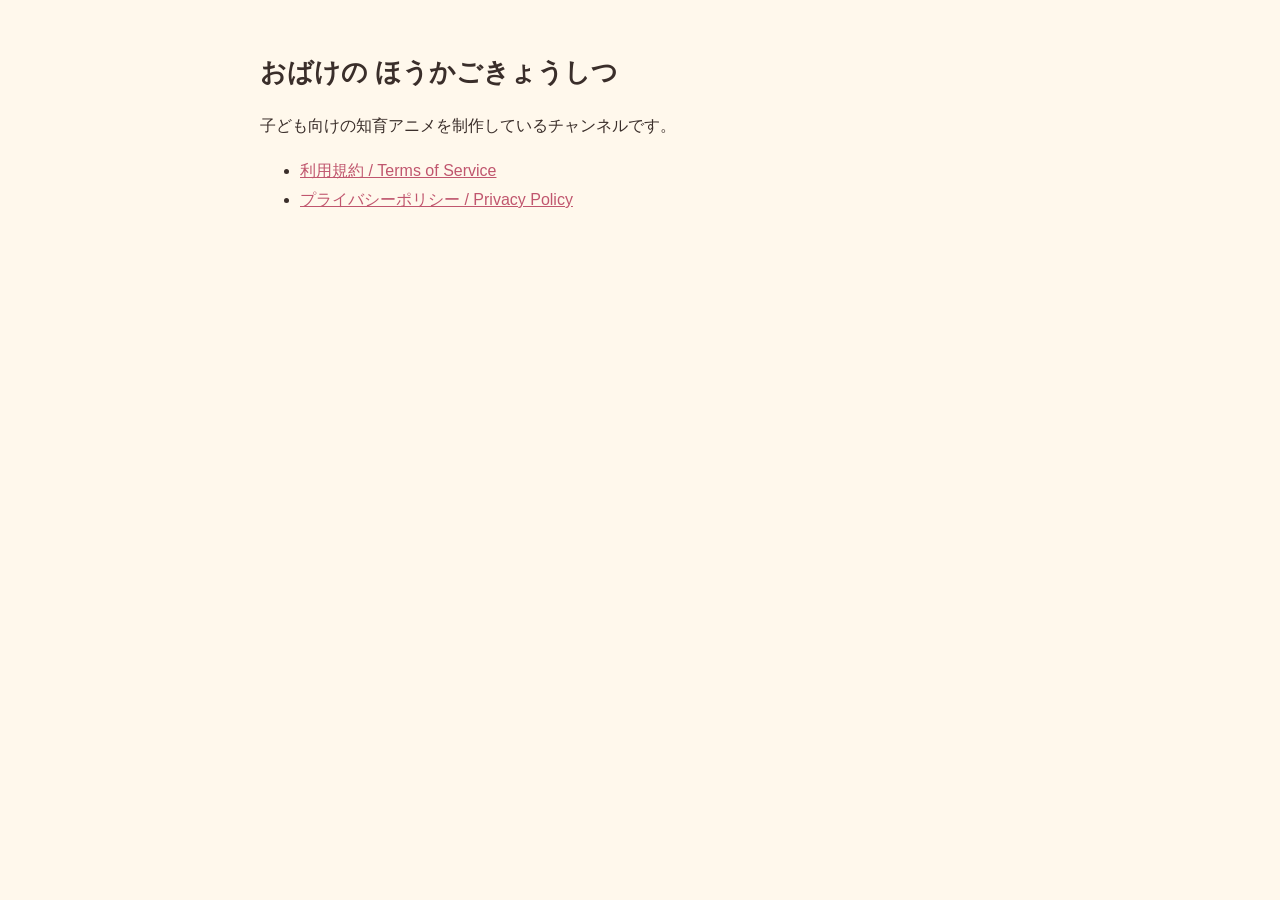
<file: index.html>
<!doctype html><html lang="ja"><head><meta charset="utf-8"><meta name="viewport" content="width=device-width,initial-scale=1"><title>おばけの ほうかごきょうしつ</title><link rel="stylesheet" href="style.css"></head><body>
<h1>おばけの ほうかごきょうしつ</h1>
<p>子ども向けの知育アニメを制作しているチャンネルです。</p>
<ul><li><a href="terms.html">利用規約 / Terms of Service</a></li><li><a href="privacy.html">プライバシーポリシー / Privacy Policy</a></li></ul>
</body></html>
</file>
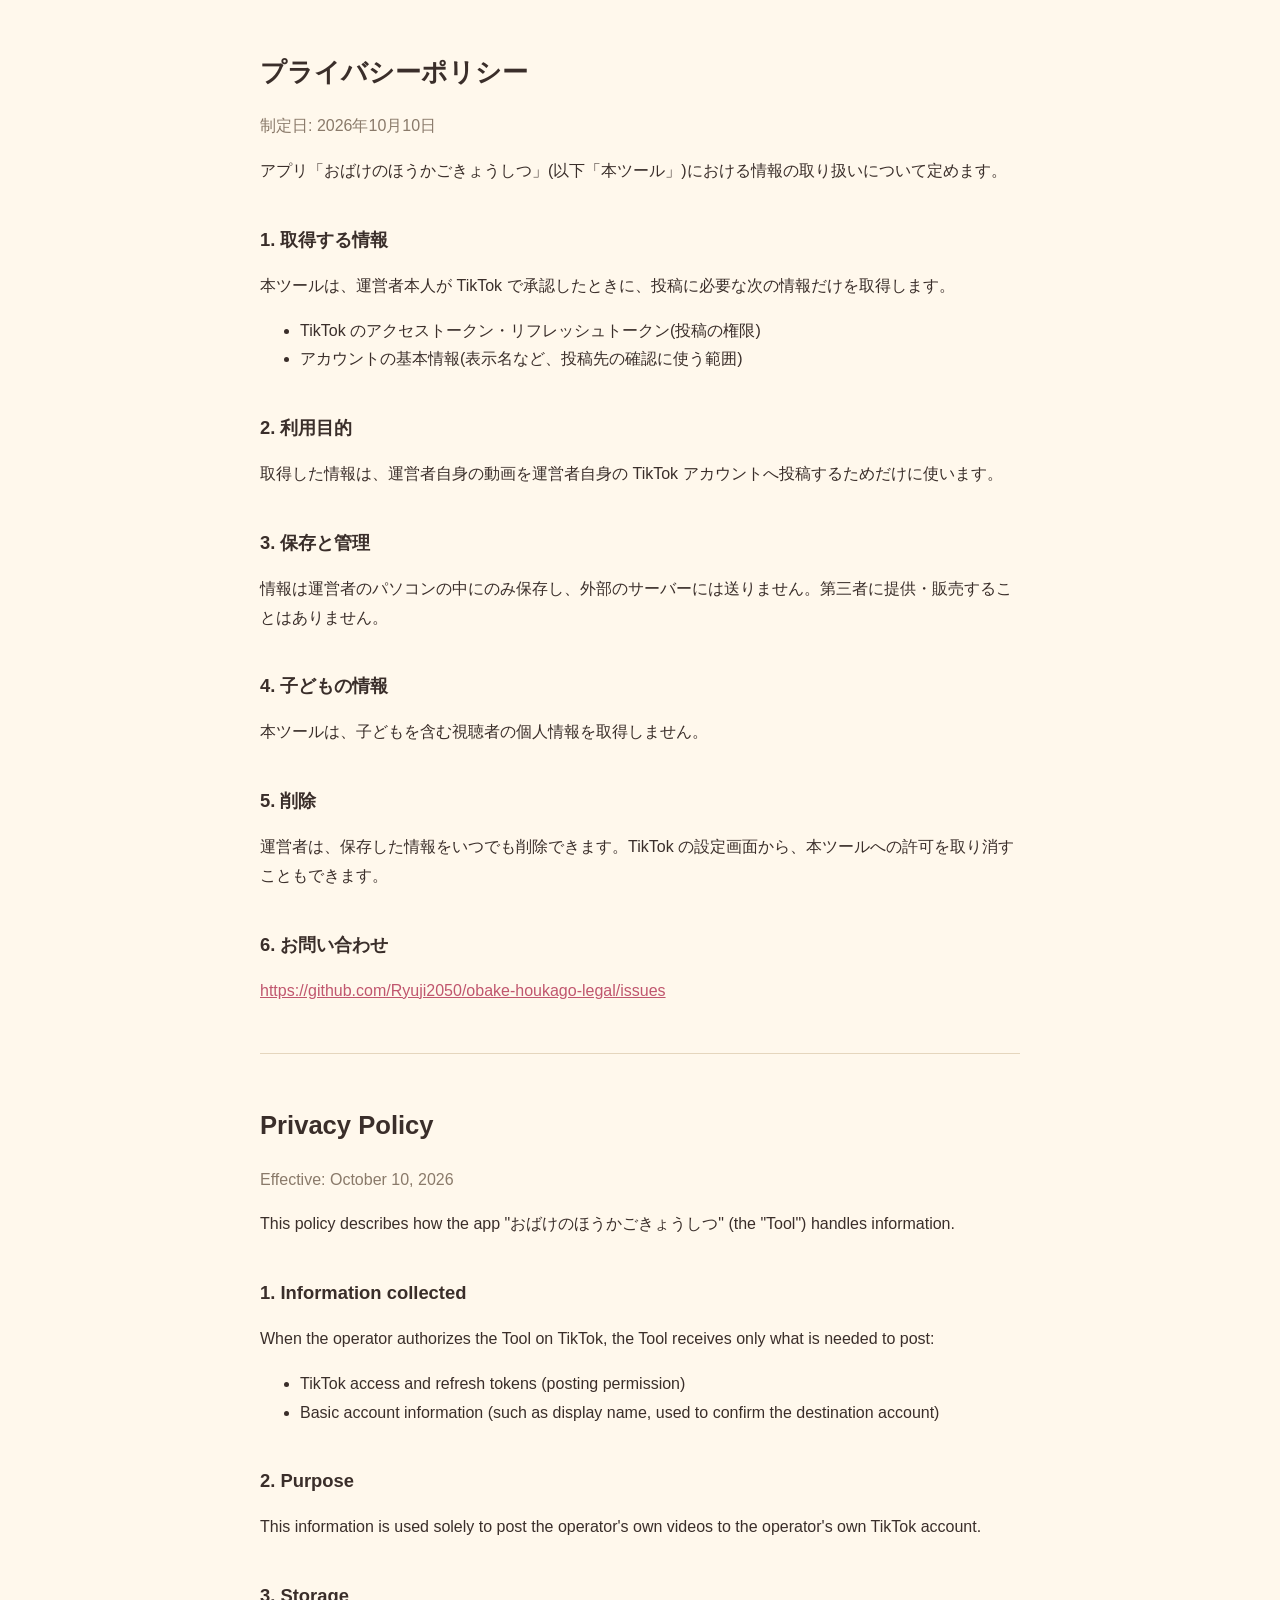
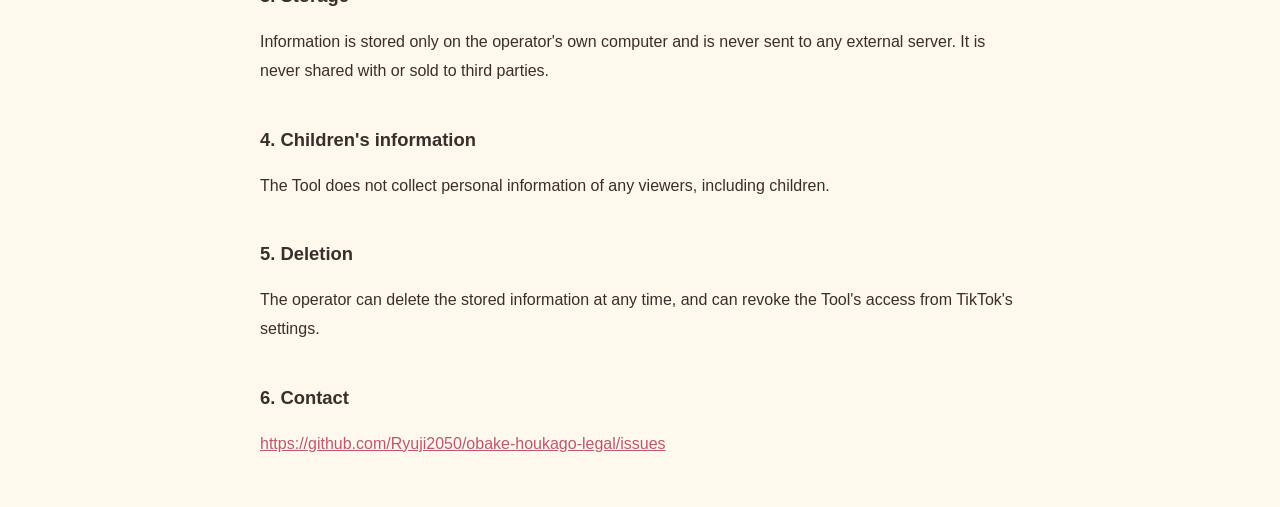
<file: privacy.html>
<!doctype html><html lang="ja"><head><meta charset="utf-8"><meta name="viewport" content="width=device-width,initial-scale=1"><title>プライバシーポリシー / Privacy Policy</title><link rel="stylesheet" href="style.css"></head><body>
<h1>プライバシーポリシー</h1>
<p class="date">制定日: 2026年10月10日</p>
<p>アプリ「おばけのほうかごきょうしつ」(以下「本ツール」)における情報の取り扱いについて定めます。</p>
<h2>1. 取得する情報</h2>
<p>本ツールは、運営者本人が TikTok で承認したときに、投稿に必要な次の情報だけを取得します。</p>
<ul><li>TikTok のアクセストークン・リフレッシュトークン(投稿の権限)</li><li>アカウントの基本情報(表示名など、投稿先の確認に使う範囲)</li></ul>
<h2>2. 利用目的</h2>
<p>取得した情報は、運営者自身の動画を運営者自身の TikTok アカウントへ投稿するためだけに使います。</p>
<h2>3. 保存と管理</h2>
<p>情報は運営者のパソコンの中にのみ保存し、外部のサーバーには送りません。第三者に提供・販売することはありません。</p>
<h2>4. 子どもの情報</h2>
<p>本ツールは、子どもを含む視聴者の個人情報を取得しません。</p>
<h2>5. 削除</h2>
<p>運営者は、保存した情報をいつでも削除できます。TikTok の設定画面から、本ツールへの許可を取り消すこともできます。</p>
<h2>6. お問い合わせ</h2>
<p><a href="https://github.com/Ryuji2050/obake-houkago-legal/issues">https://github.com/Ryuji2050/obake-houkago-legal/issues</a></p>
<hr>
<h1>Privacy Policy</h1>
<p class="date">Effective: October 10, 2026</p>
<p>This policy describes how the app "おばけのほうかごきょうしつ" (the "Tool") handles information.</p>
<h2>1. Information collected</h2>
<p>When the operator authorizes the Tool on TikTok, the Tool receives only what is needed to post:</p>
<ul><li>TikTok access and refresh tokens (posting permission)</li><li>Basic account information (such as display name, used to confirm the destination account)</li></ul>
<h2>2. Purpose</h2>
<p>This information is used solely to post the operator's own videos to the operator's own TikTok account.</p>
<h2>3. Storage</h2>
<p>Information is stored only on the operator's own computer and is never sent to any external server. It is never shared with or sold to third parties.</p>
<h2>4. Children's information</h2>
<p>The Tool does not collect personal information of any viewers, including children.</p>
<h2>5. Deletion</h2>
<p>The operator can delete the stored information at any time, and can revoke the Tool's access from TikTok's settings.</p>
<h2>6. Contact</h2>
<p><a href="https://github.com/Ryuji2050/obake-houkago-legal/issues">https://github.com/Ryuji2050/obake-houkago-legal/issues</a></p>
</body></html>
</file>
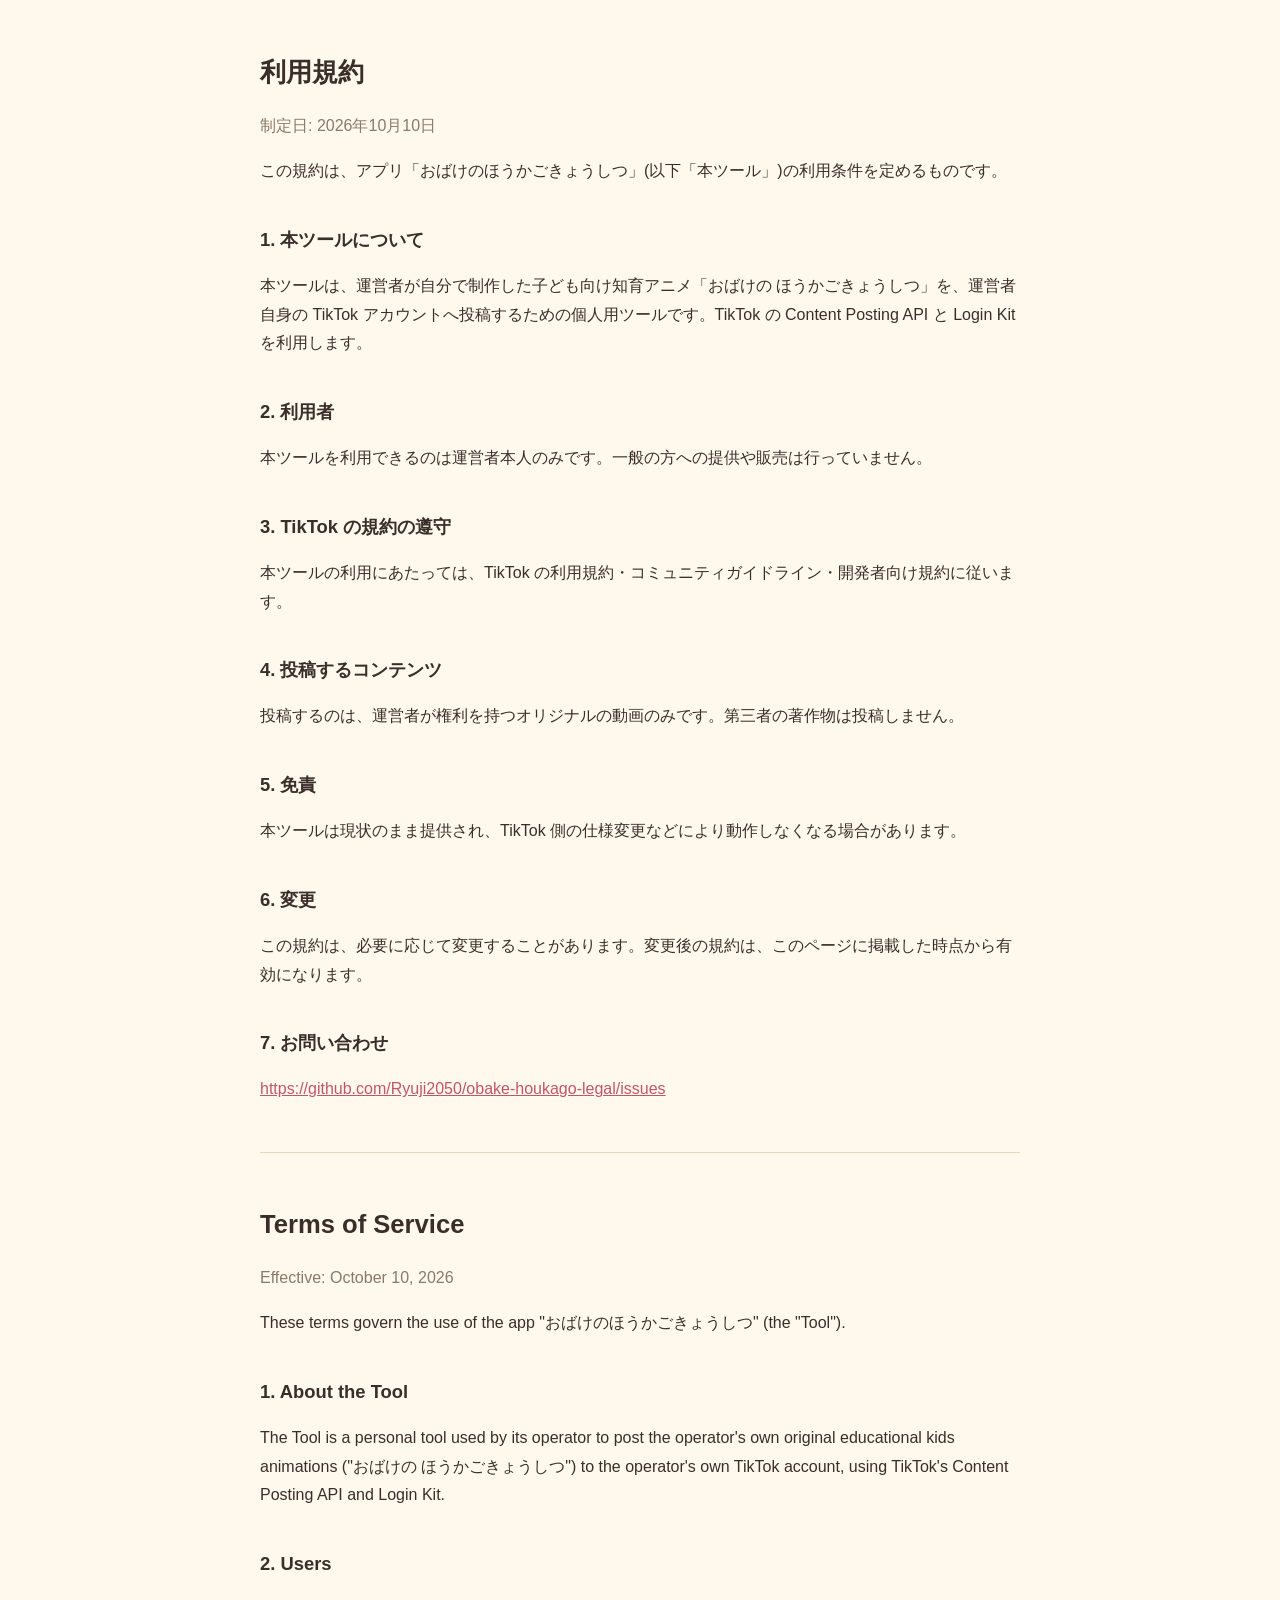
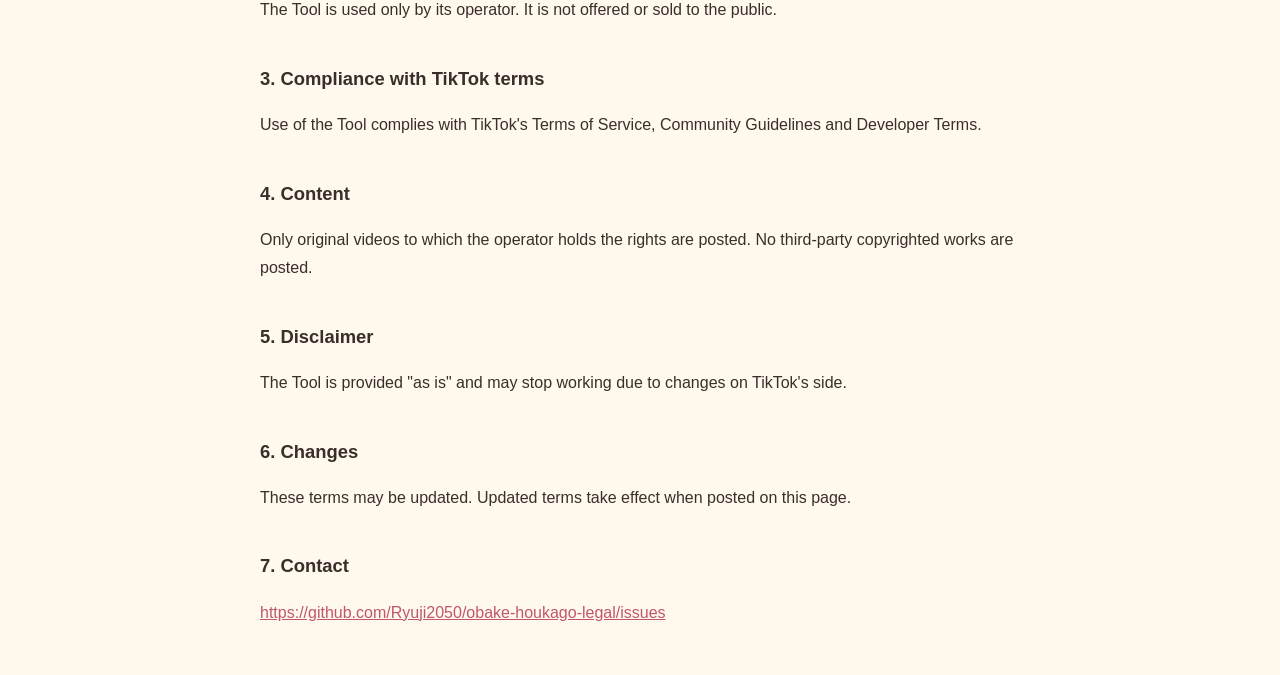
<file: terms.html>
<!doctype html><html lang="ja"><head><meta charset="utf-8"><meta name="viewport" content="width=device-width,initial-scale=1"><title>利用規約 / Terms of Service</title><link rel="stylesheet" href="style.css"></head><body>
<h1>利用規約</h1>
<p class="date">制定日: 2026年10月10日</p>
<p>この規約は、アプリ「おばけのほうかごきょうしつ」(以下「本ツール」)の利用条件を定めるものです。</p>
<h2>1. 本ツールについて</h2>
<p>本ツールは、運営者が自分で制作した子ども向け知育アニメ「おばけの ほうかごきょうしつ」を、運営者自身の TikTok アカウントへ投稿するための個人用ツールです。TikTok の Content Posting API と Login Kit を利用します。</p>
<h2>2. 利用者</h2>
<p>本ツールを利用できるのは運営者本人のみです。一般の方への提供や販売は行っていません。</p>
<h2>3. TikTok の規約の遵守</h2>
<p>本ツールの利用にあたっては、TikTok の利用規約・コミュニティガイドライン・開発者向け規約に従います。</p>
<h2>4. 投稿するコンテンツ</h2>
<p>投稿するのは、運営者が権利を持つオリジナルの動画のみです。第三者の著作物は投稿しません。</p>
<h2>5. 免責</h2>
<p>本ツールは現状のまま提供され、TikTok 側の仕様変更などにより動作しなくなる場合があります。</p>
<h2>6. 変更</h2>
<p>この規約は、必要に応じて変更することがあります。変更後の規約は、このページに掲載した時点から有効になります。</p>
<h2>7. お問い合わせ</h2>
<p><a href="https://github.com/Ryuji2050/obake-houkago-legal/issues">https://github.com/Ryuji2050/obake-houkago-legal/issues</a></p>
<hr>
<h1>Terms of Service</h1>
<p class="date">Effective: October 10, 2026</p>
<p>These terms govern the use of the app "おばけのほうかごきょうしつ" (the "Tool").</p>
<h2>1. About the Tool</h2>
<p>The Tool is a personal tool used by its operator to post the operator's own original educational kids animations ("おばけの ほうかごきょうしつ") to the operator's own TikTok account, using TikTok's Content Posting API and Login Kit.</p>
<h2>2. Users</h2>
<p>The Tool is used only by its operator. It is not offered or sold to the public.</p>
<h2>3. Compliance with TikTok terms</h2>
<p>Use of the Tool complies with TikTok's Terms of Service, Community Guidelines and Developer Terms.</p>
<h2>4. Content</h2>
<p>Only original videos to which the operator holds the rights are posted. No third-party copyrighted works are posted.</p>
<h2>5. Disclaimer</h2>
<p>The Tool is provided "as is" and may stop working due to changes on TikTok's side.</p>
<h2>6. Changes</h2>
<p>These terms may be updated. Updated terms take effect when posted on this page.</p>
<h2>7. Contact</h2>
<p><a href="https://github.com/Ryuji2050/obake-houkago-legal/issues">https://github.com/Ryuji2050/obake-houkago-legal/issues</a></p>
</body></html>
</file>
<file: style.css>
body{font-family:-apple-system,"Hiragino Sans","Noto Sans JP",sans-serif;max-width:760px;margin:0 auto;padding:32px 16px;line-height:1.8;color:#3a2e2a;background:#fff8ec}
h1{font-size:1.6em}h2{font-size:1.15em;margin-top:2em}hr{margin:3em 0;border:0;border-top:1px solid #e5d6bd}a{color:#c0566e}.date{color:#8a7a6a}
</file>
